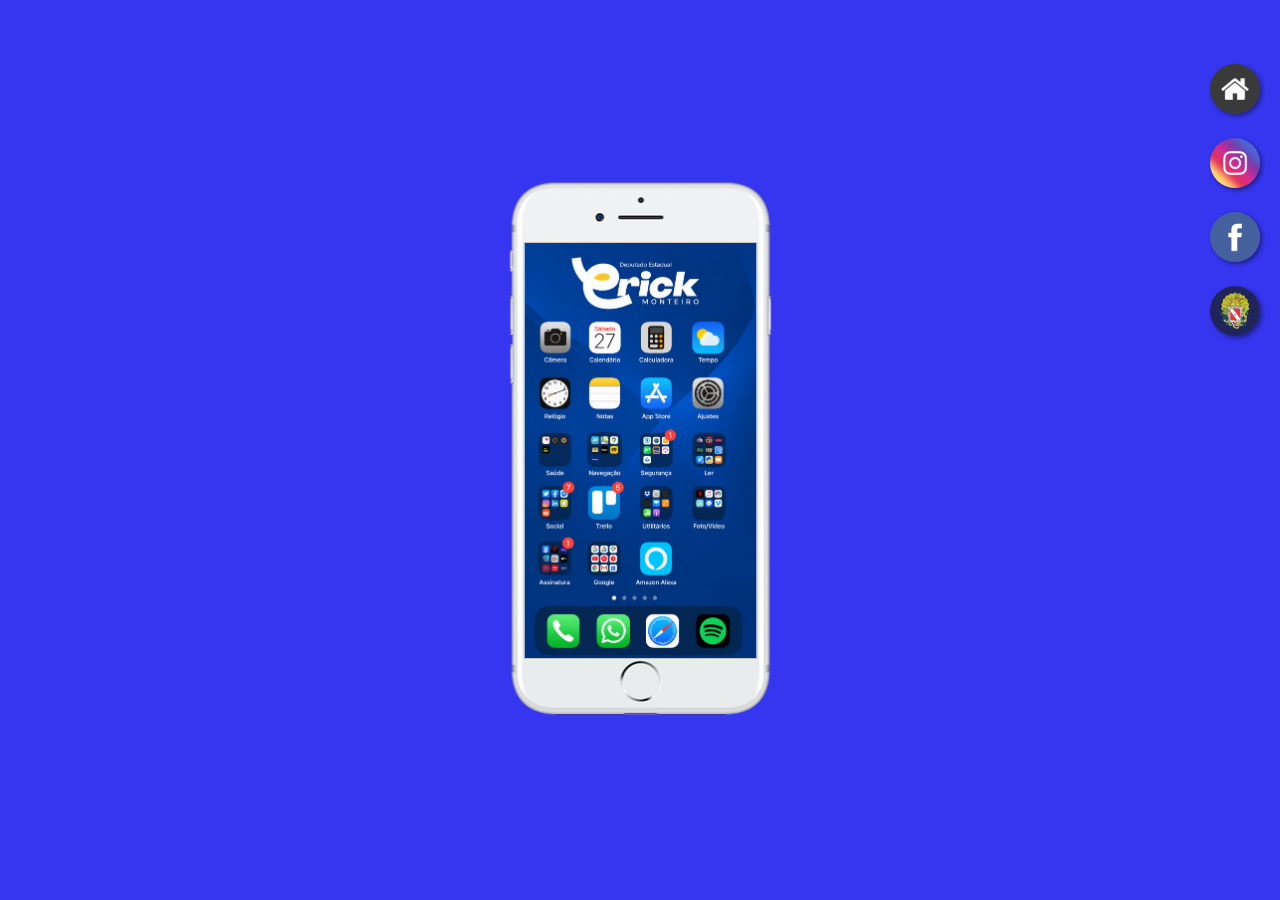
<file: index.html>
<!DOCTYPE html>
<html lang="pt-br">
<head>
    <meta charset="UTF-8">
    <meta name="viewport" content="width=device-width, initial-scale=1.0">
    <title>Erick Monteiro midias sociais</title>
    
    <link rel="stylesheet" href="estilo/style.css">
</head>


<body>
    <section id="telefone">
       <iframe src="tela-home.html" frameborder="0" name="tela" id="tela">Seu navegador não é compativel com isso</iframe>
    </section>
    <section id="rede-social">
        <br>
        <br>
        <br>
        <a href="tela-home.html" target="tela"><img src="imagens/logo-home.jpg" alt=""></a> <br>
        
        <a href="instagram.html" target="tela"><img src="imagens/logo-instagram.jpg" alt=""></a> <br> 

        <a href="facebook.html" target="tela"><img src="imagens/logo-facebook.jpg" alt=""></a> <br>

        <a href="github.html" target="tela"> <img src="imagens/assembleia.jpg" alt=""></a>
        
        
        
    </section>
</body>
</html>
</file>
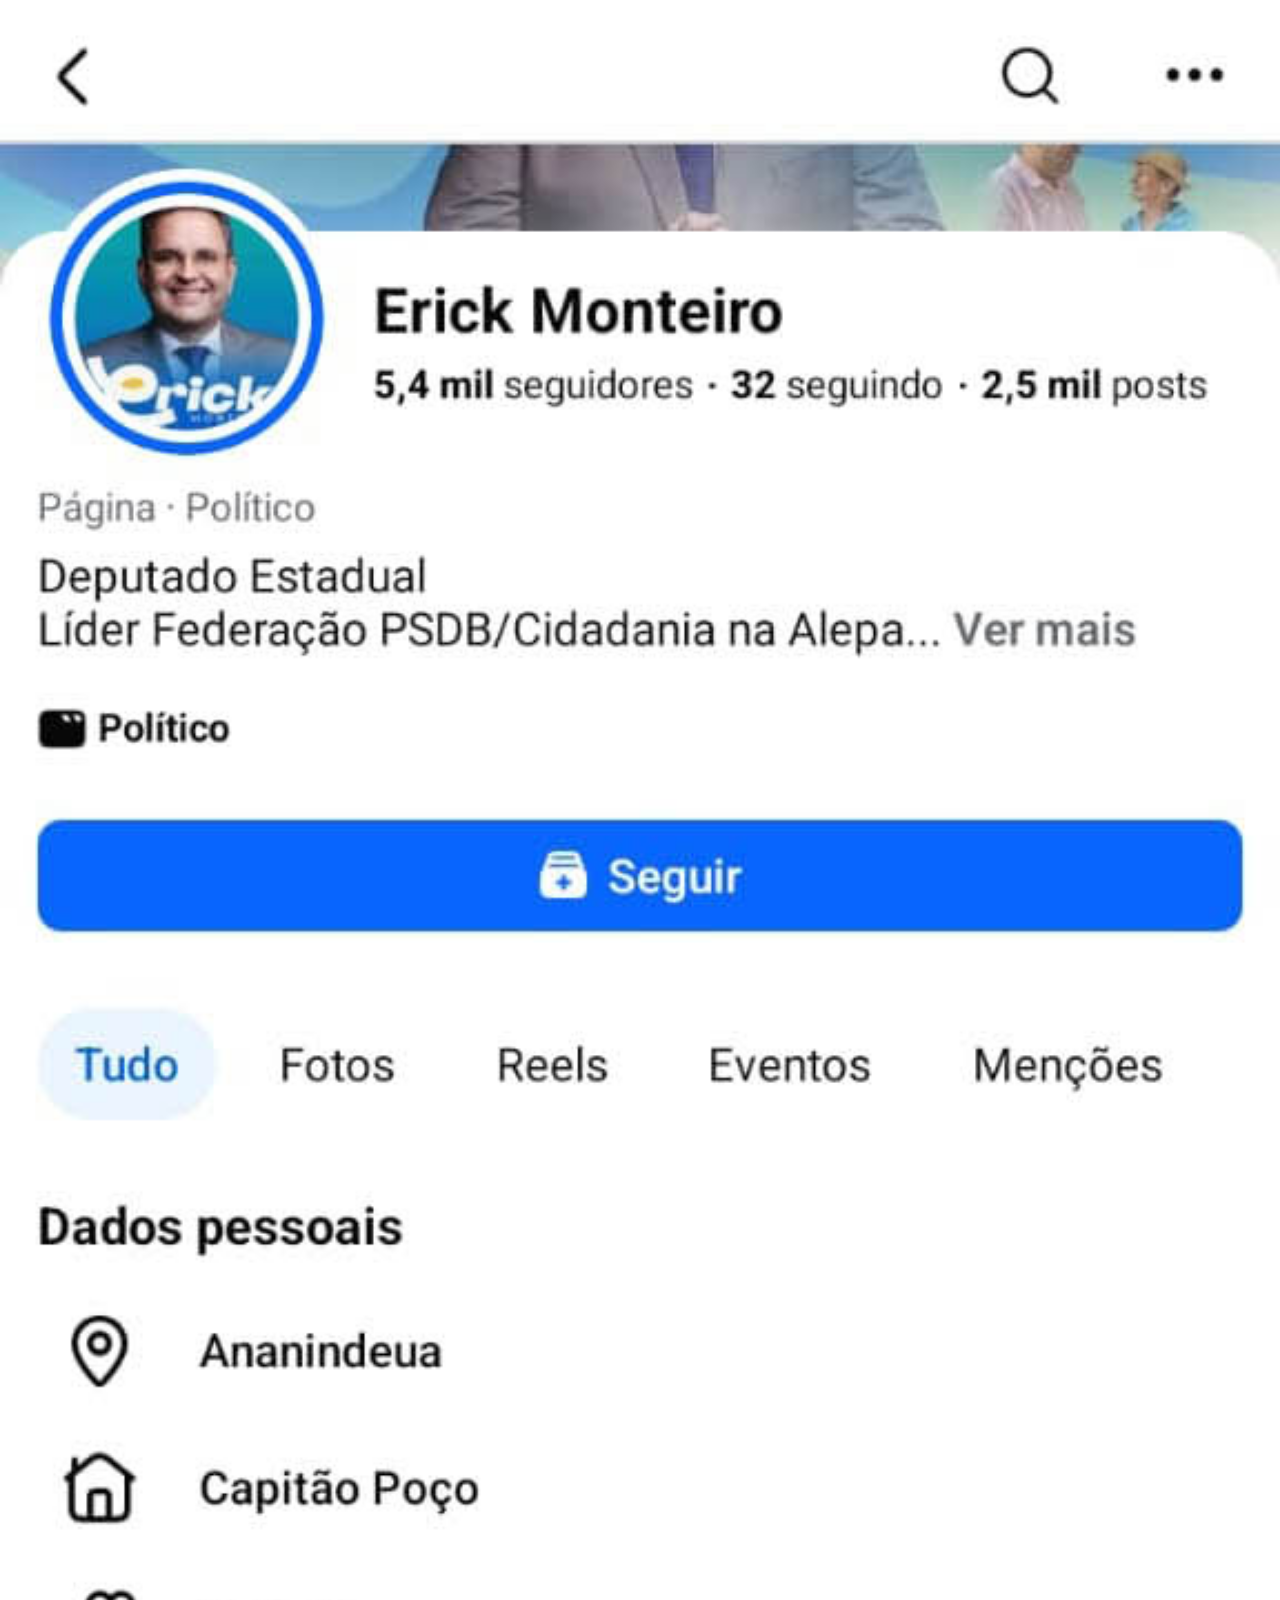
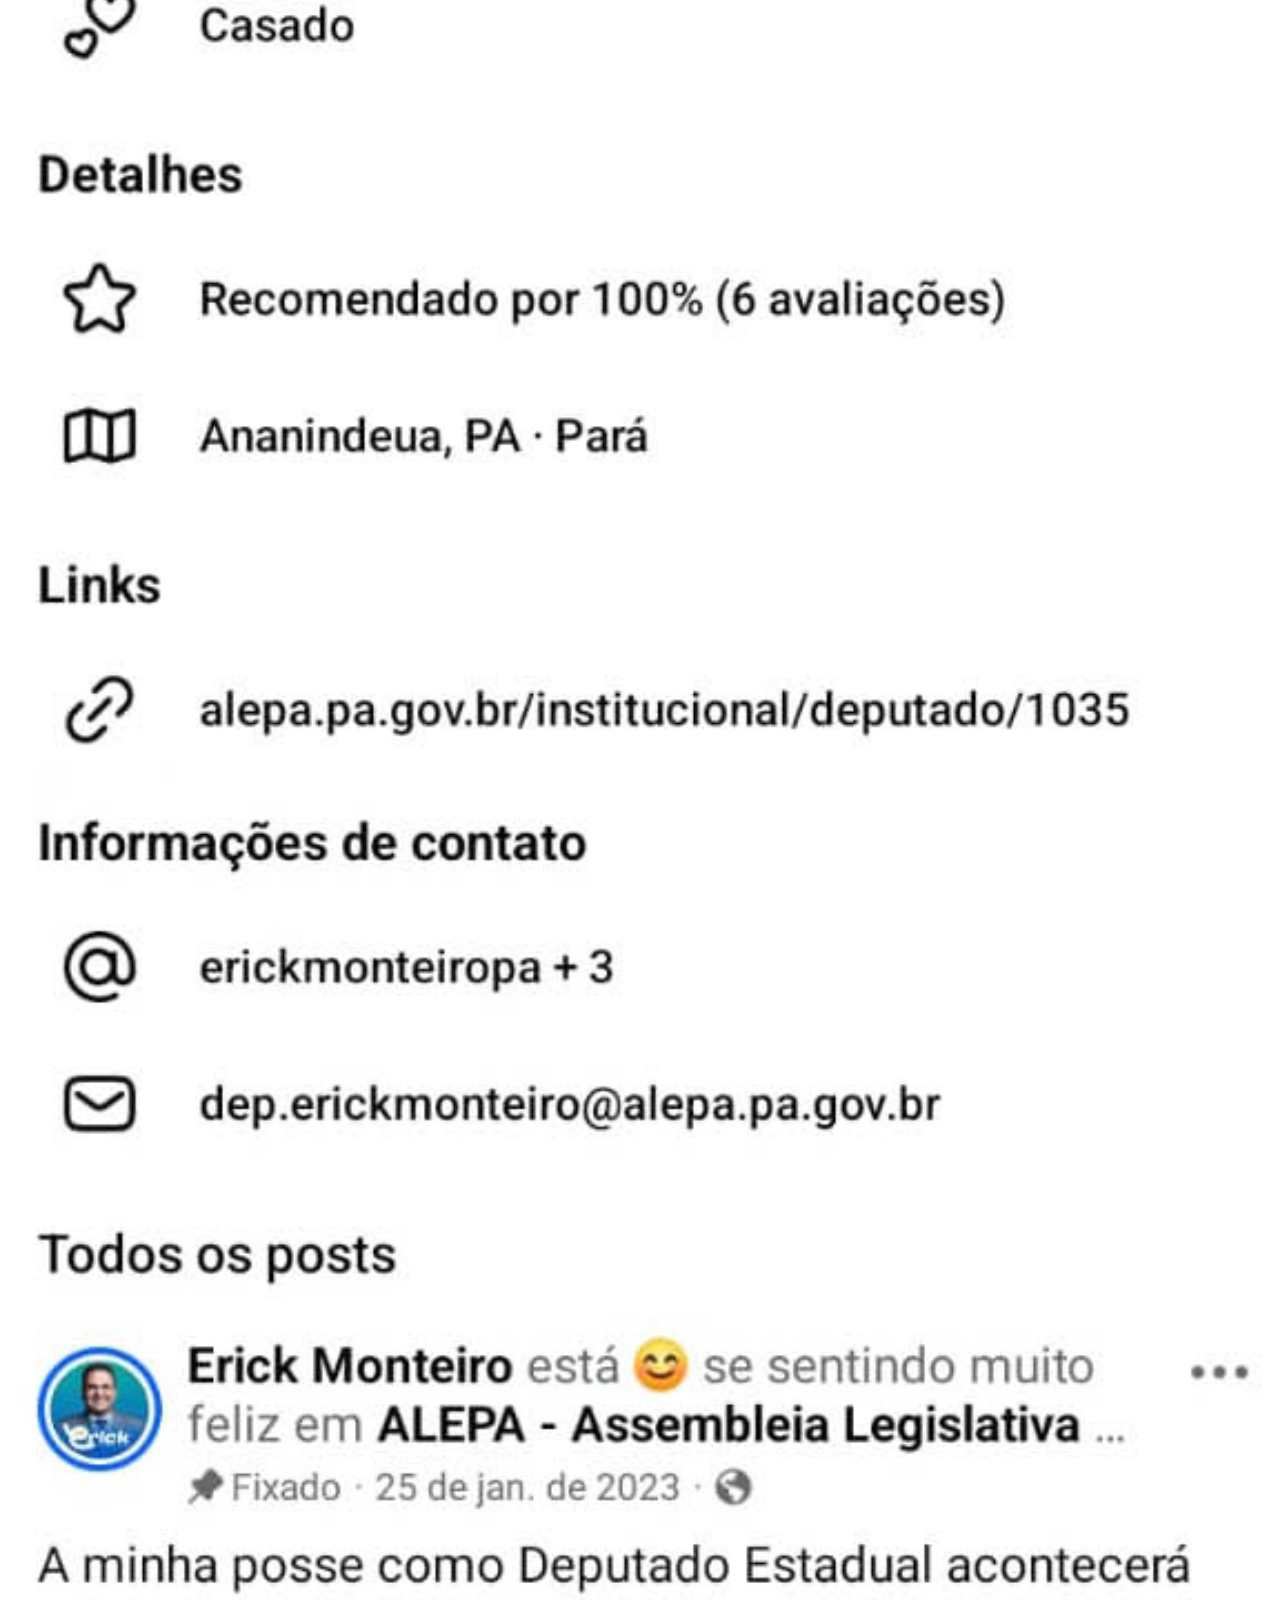
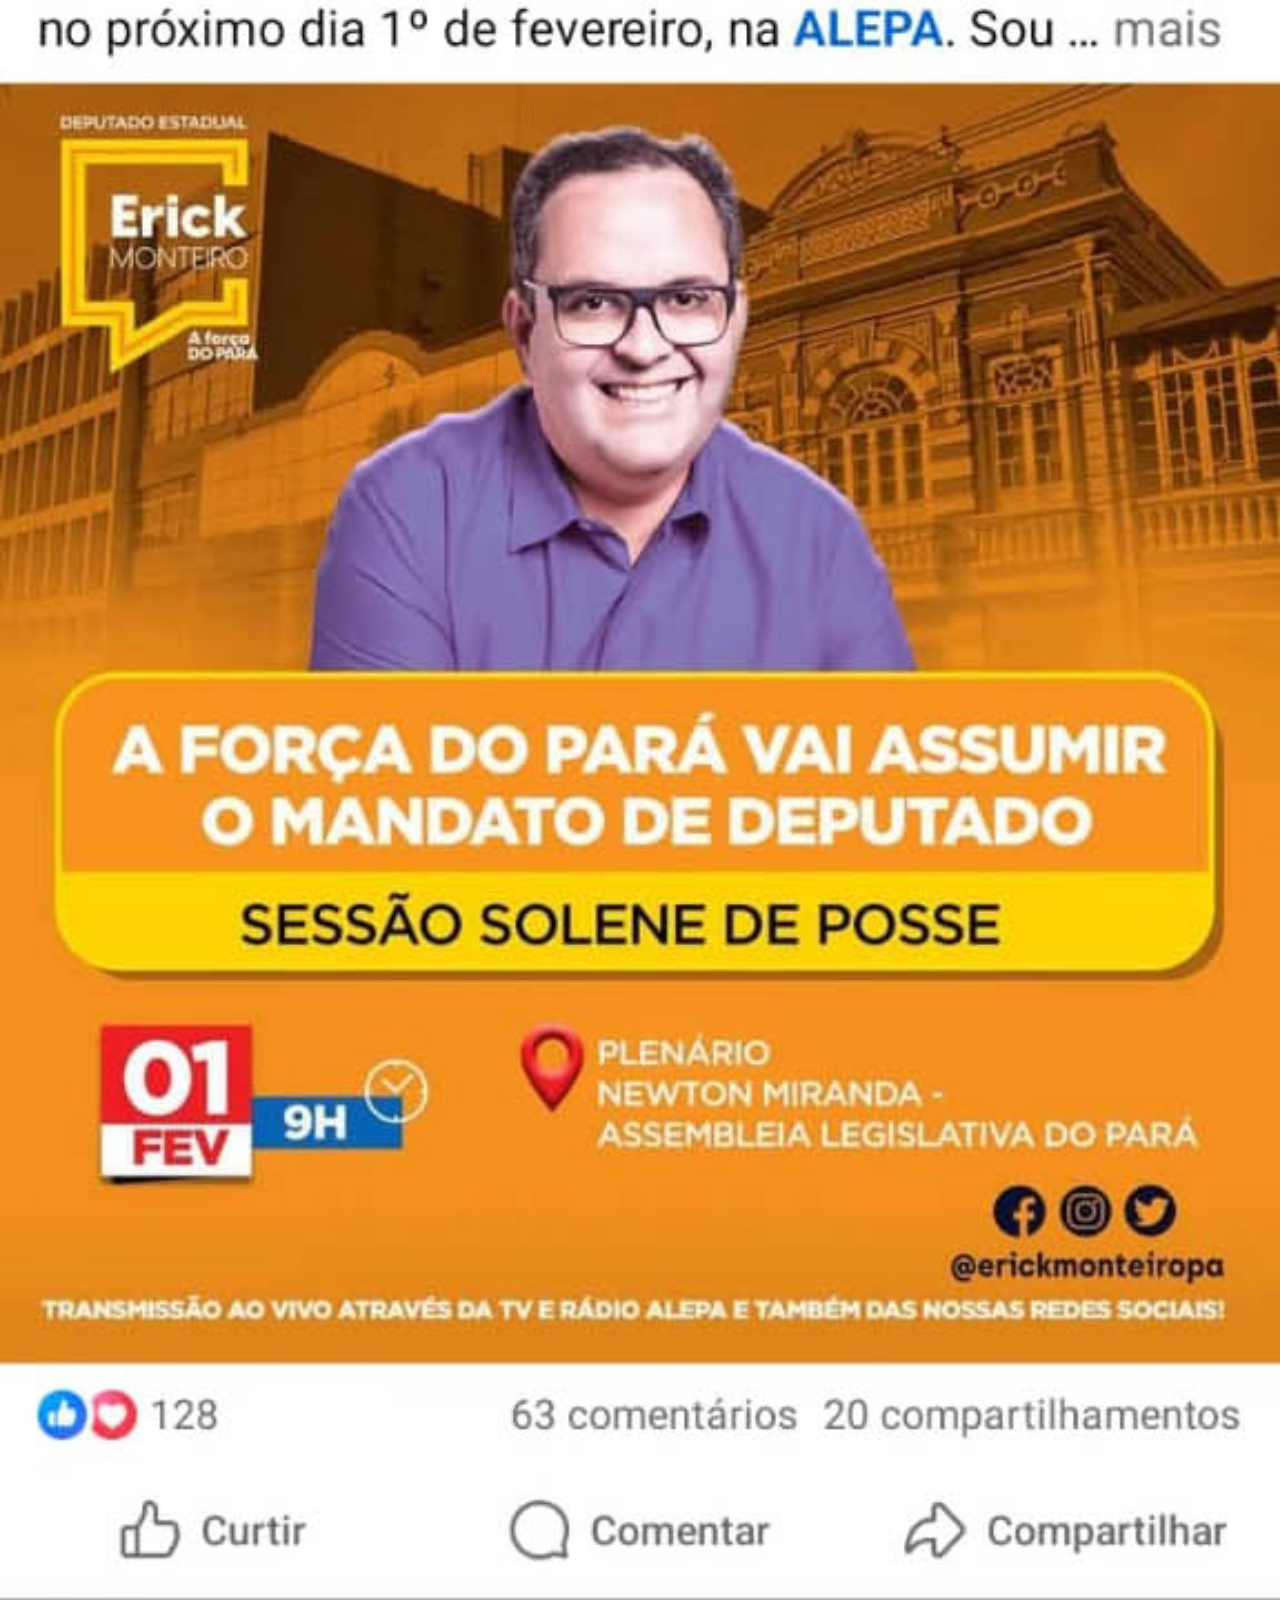
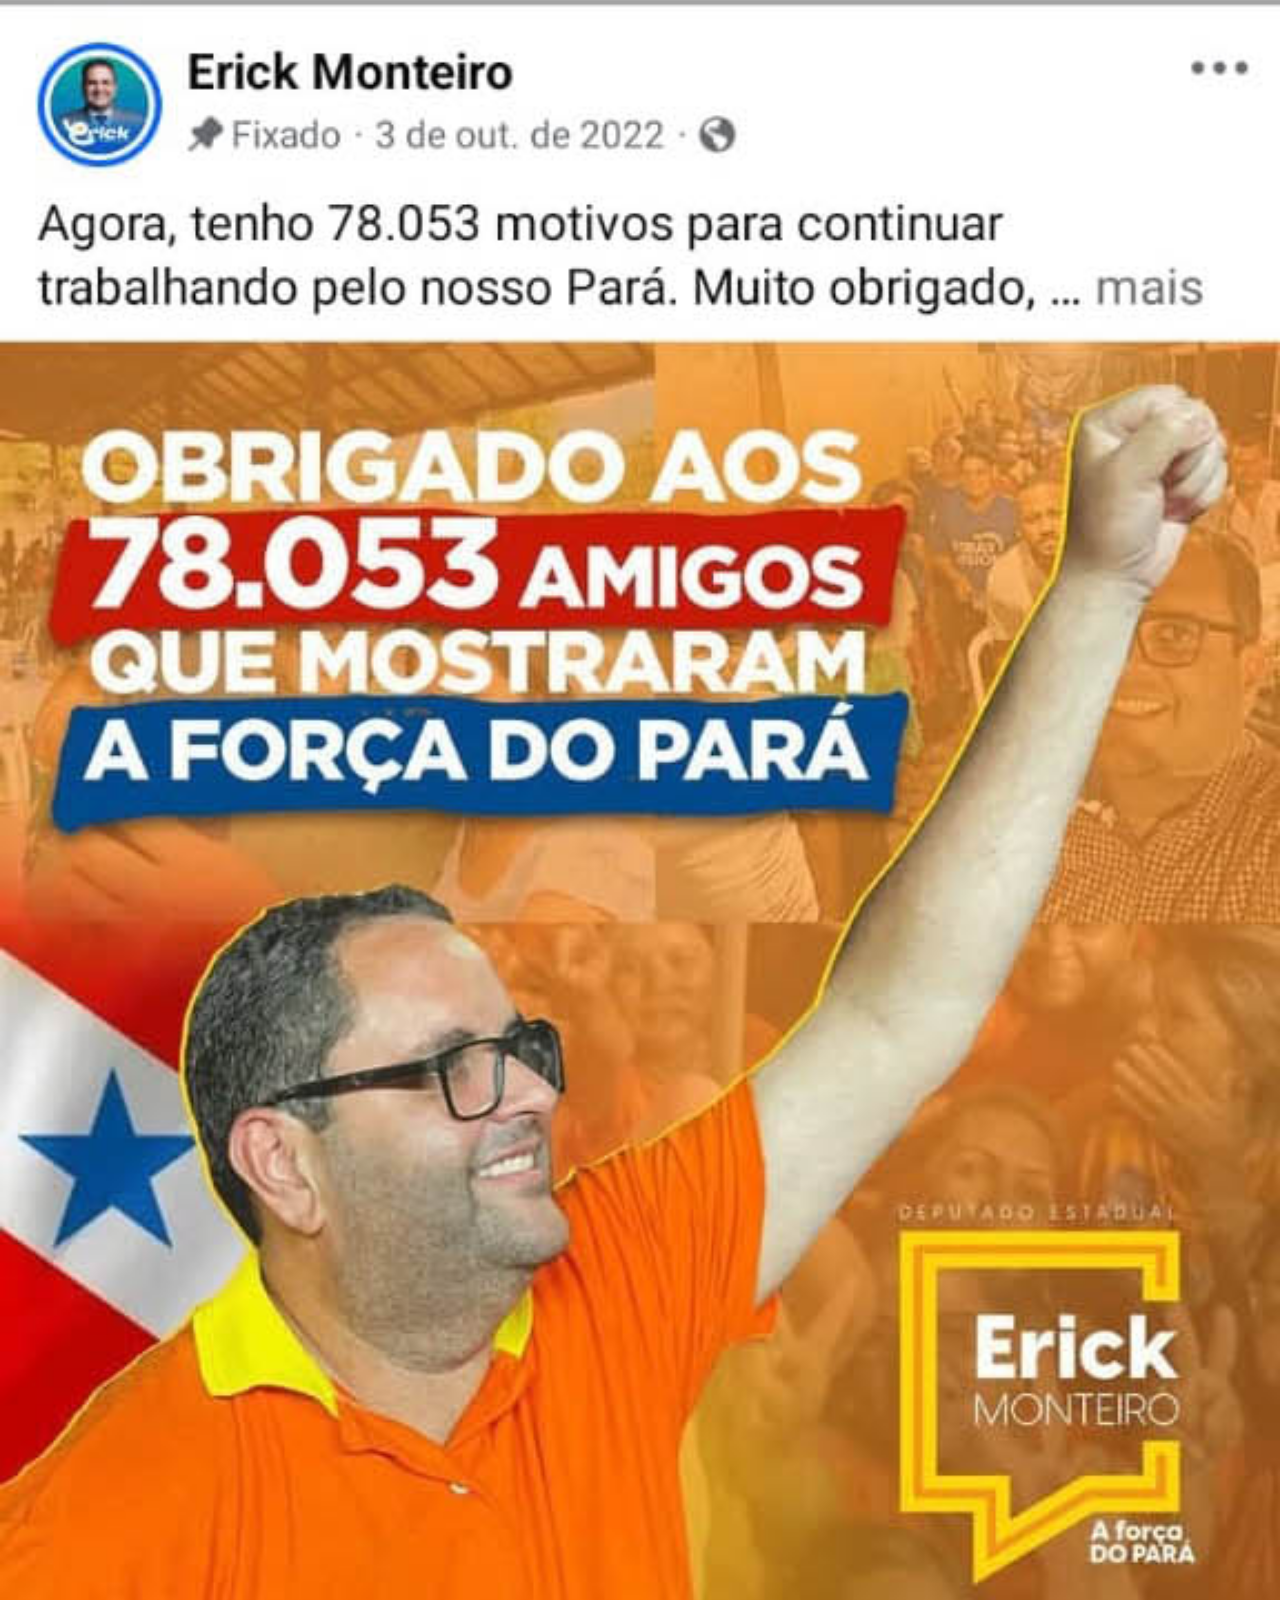
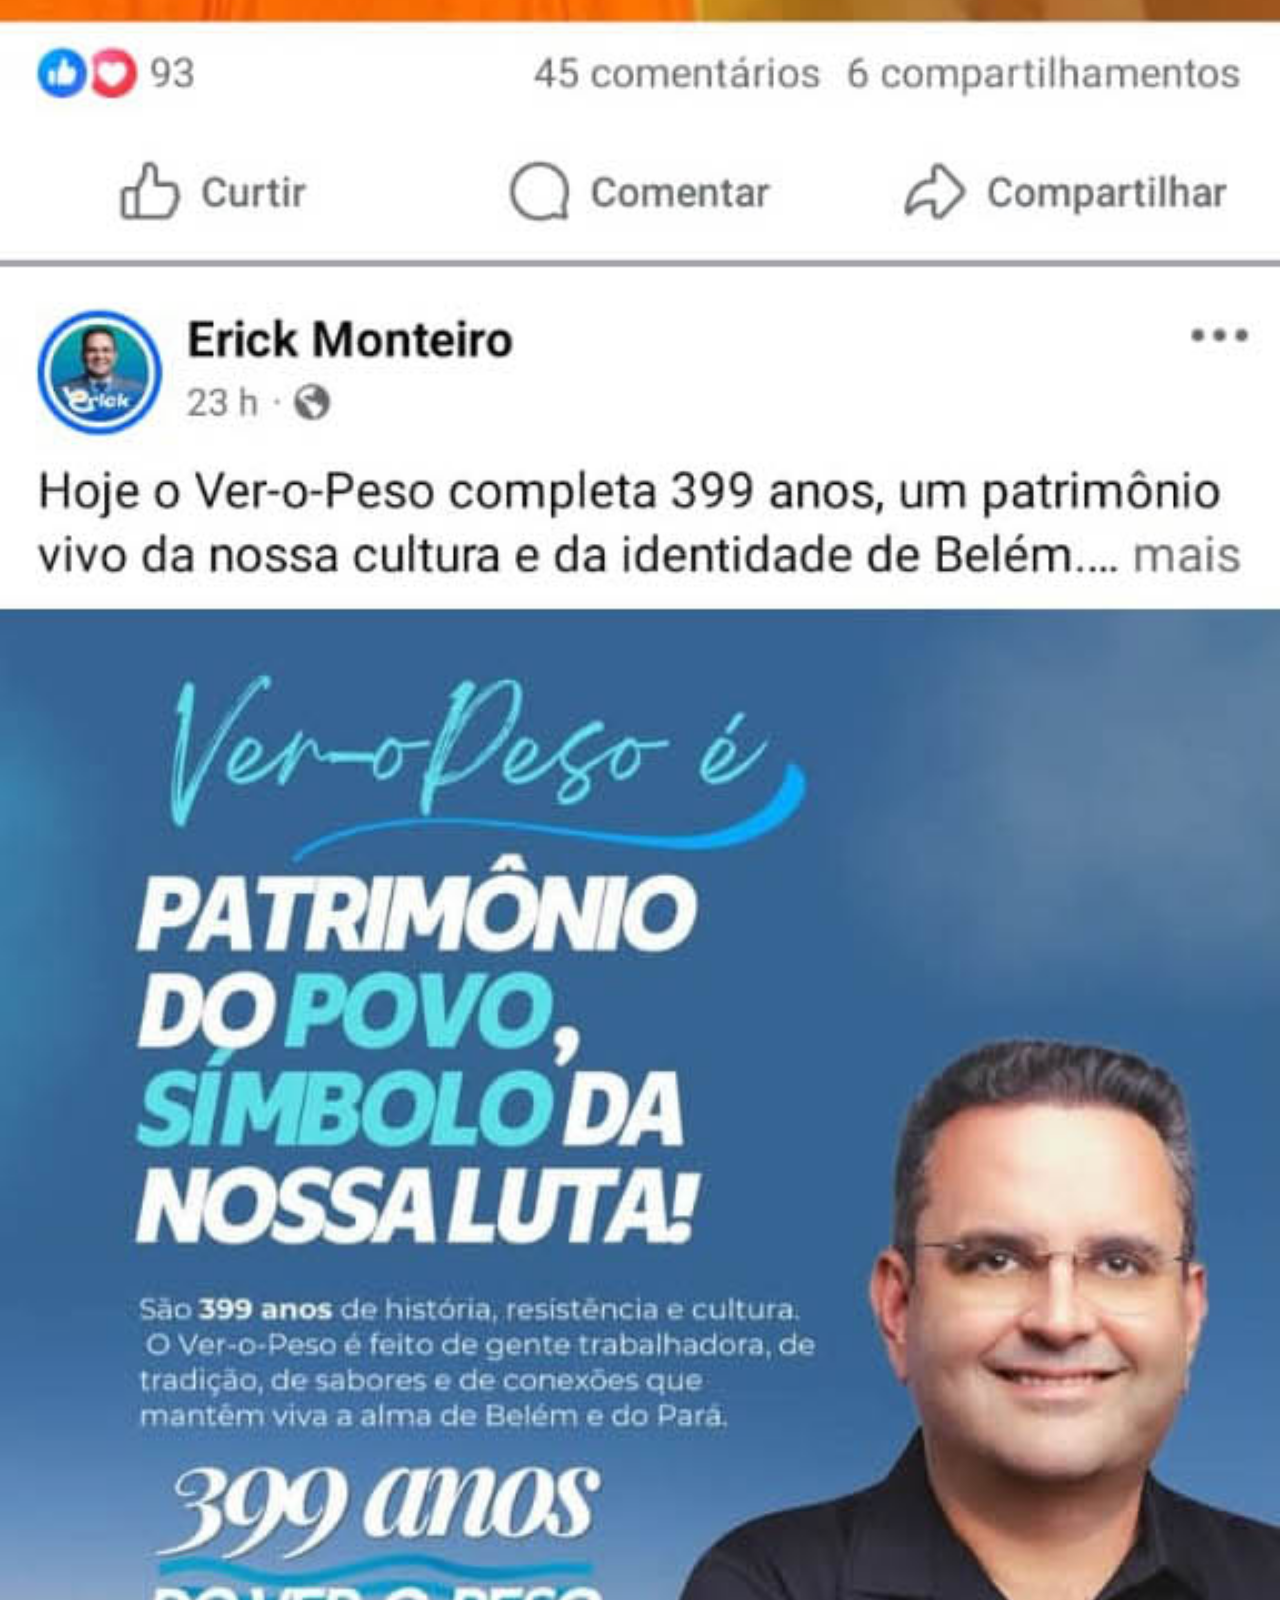
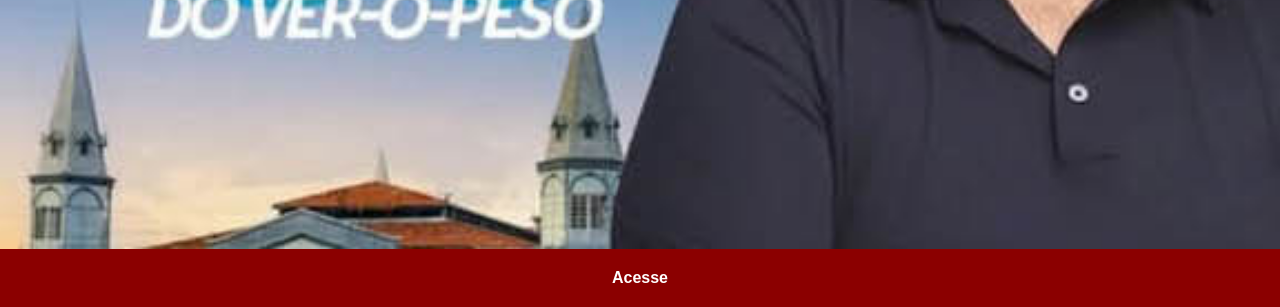
<file: facebook.html>
<!DOCTYPE html>
<html lang="pt-br">
<head>
    <meta charset="UTF-8">
    <meta name="viewport" content="width=device-width, initial-scale=1.0">
    <title>tela facebook</title>
    <link rel="stylesheet" href="estilo/social.css">
</head>
<body style="background-color: white;">
    <img src="imagens/erick-face.jpg" alt="tela facebook">
    <a href="https://www.facebook.com/deputadoerickmonteiro/" target="_blank"> Acesse</a>
</body>
</html>
</file>
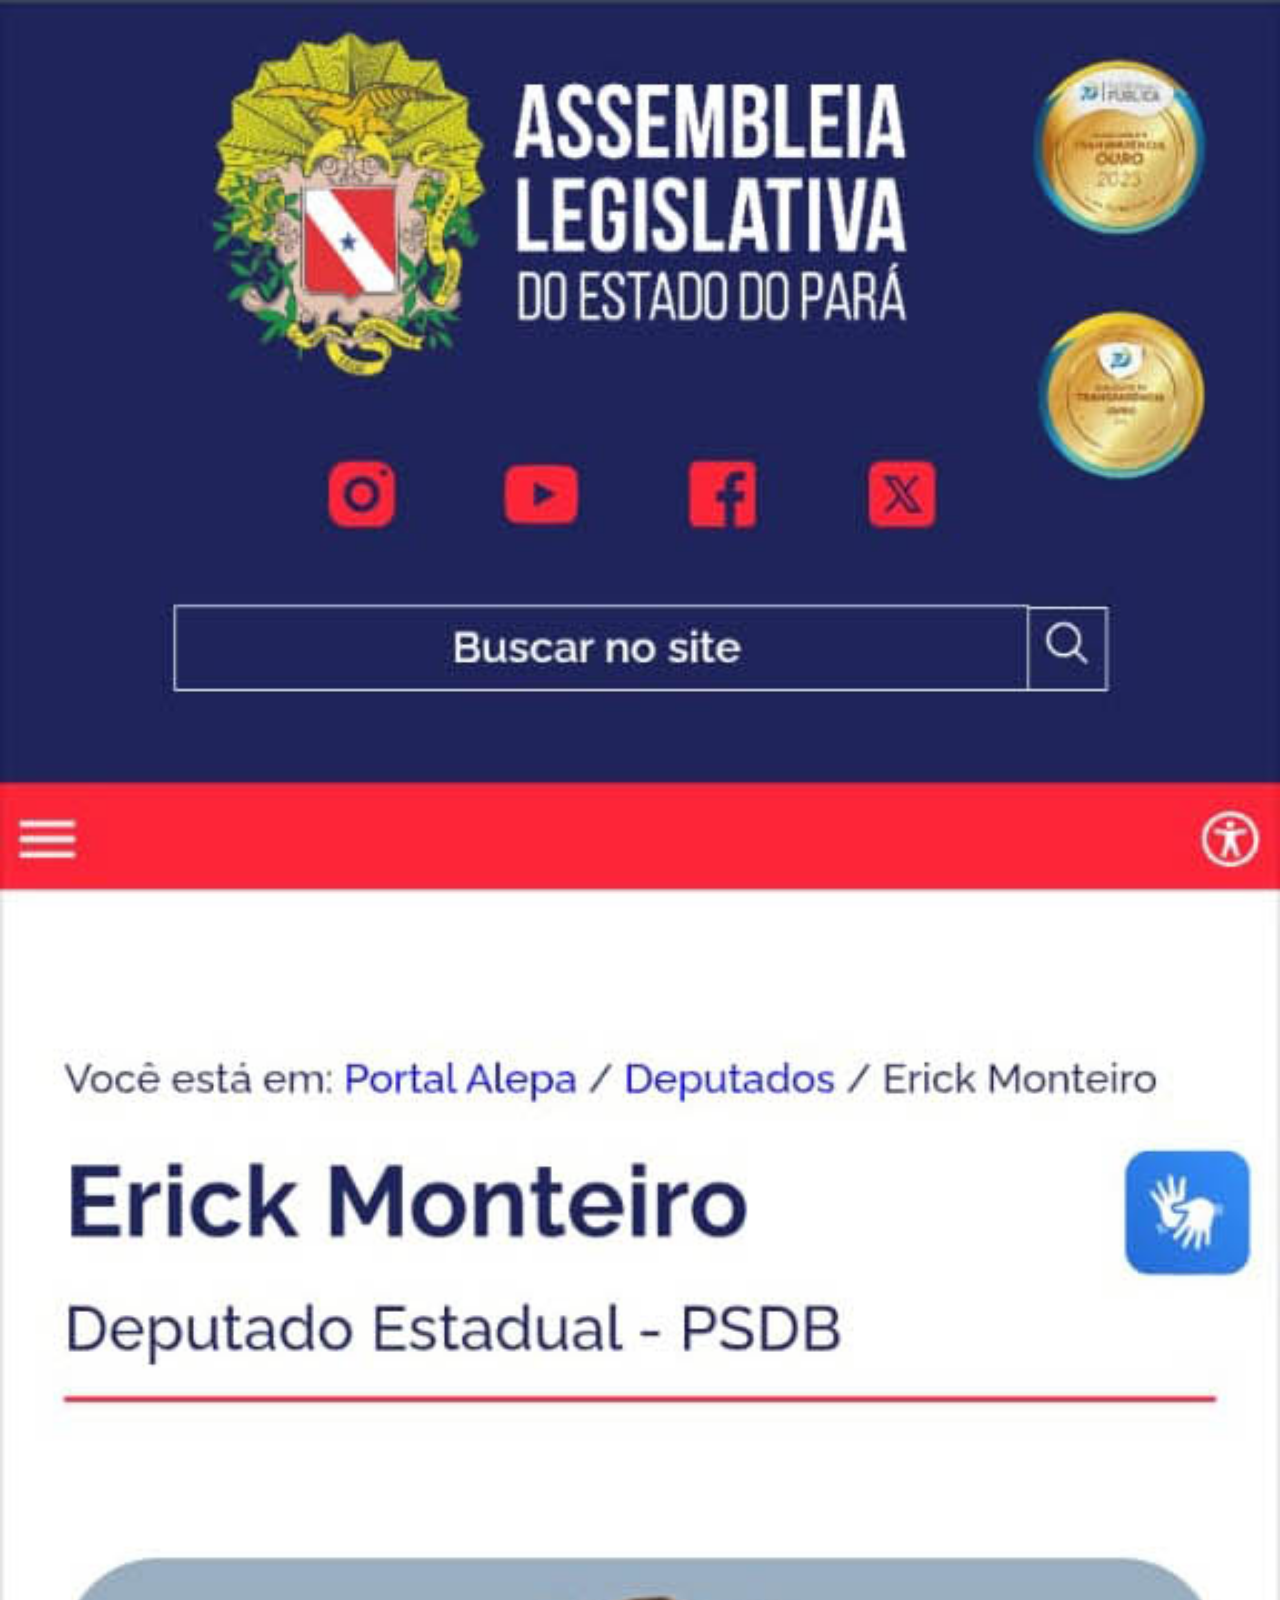
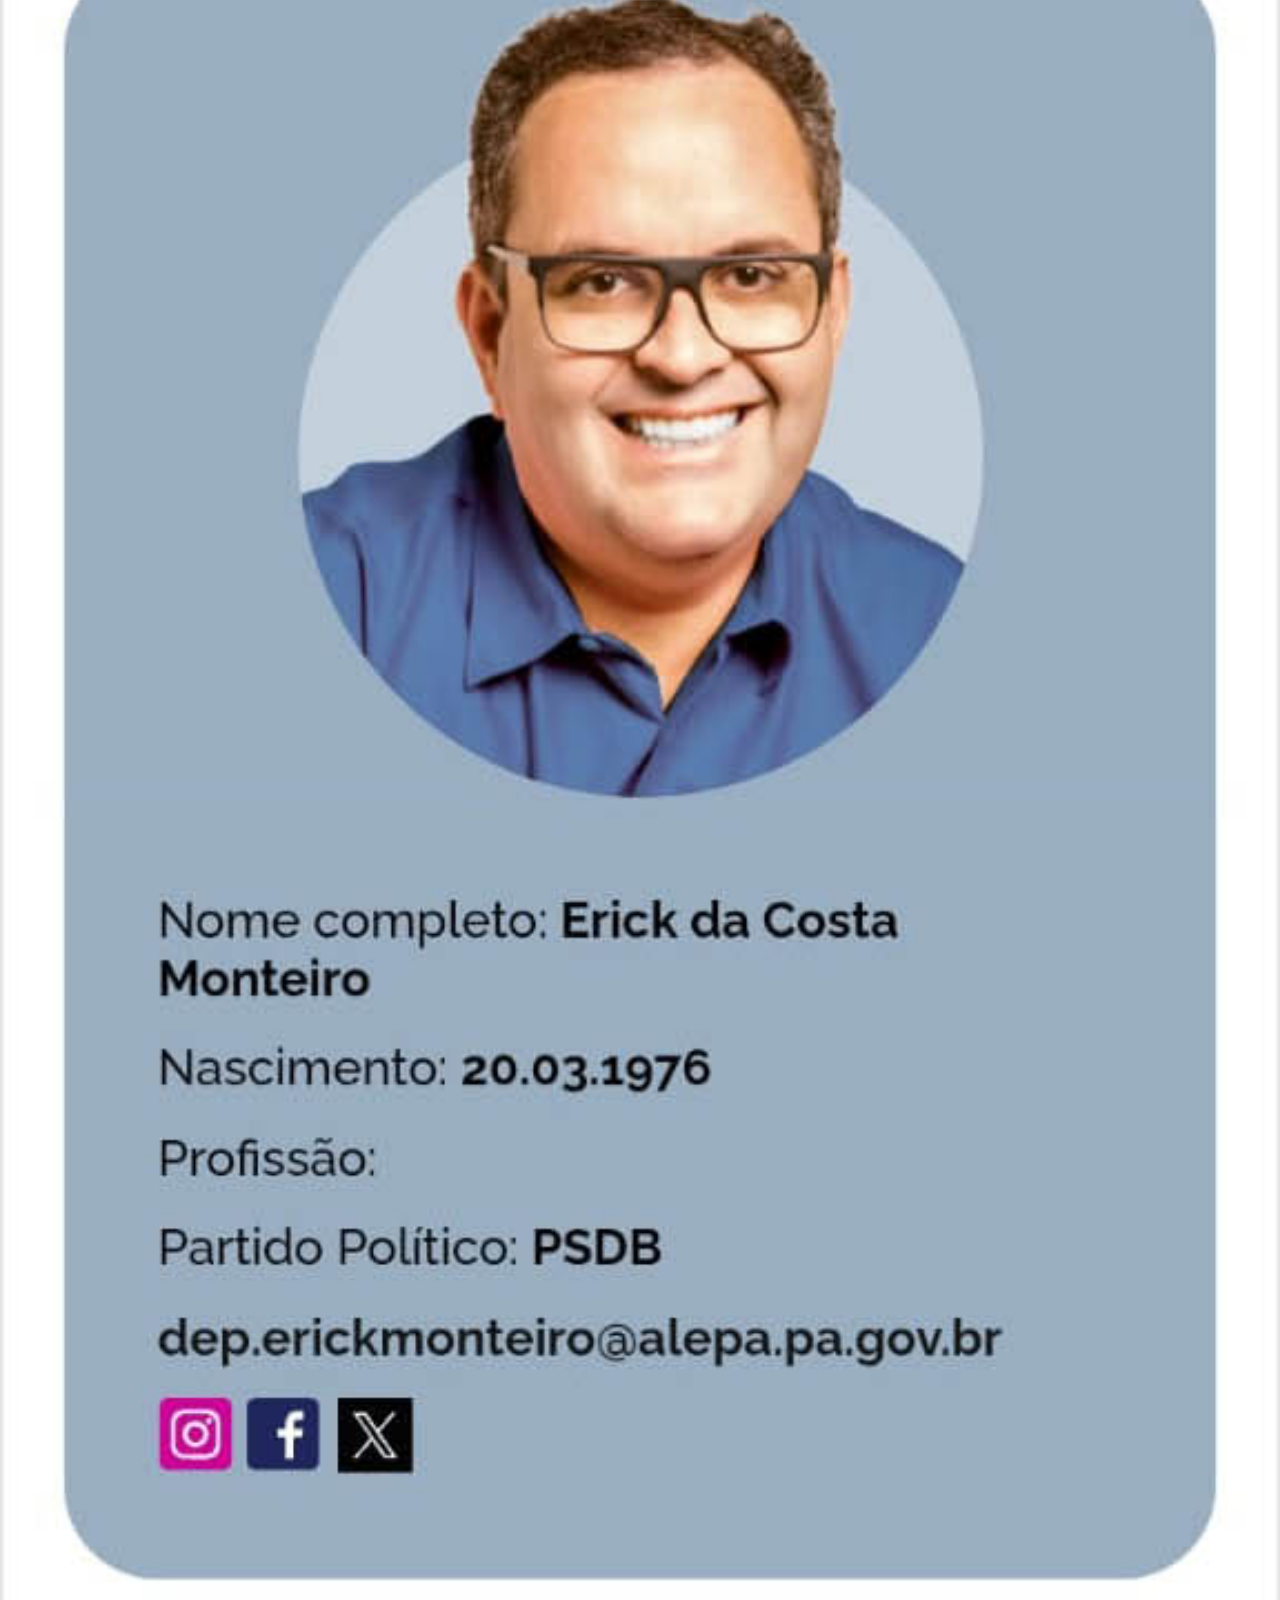
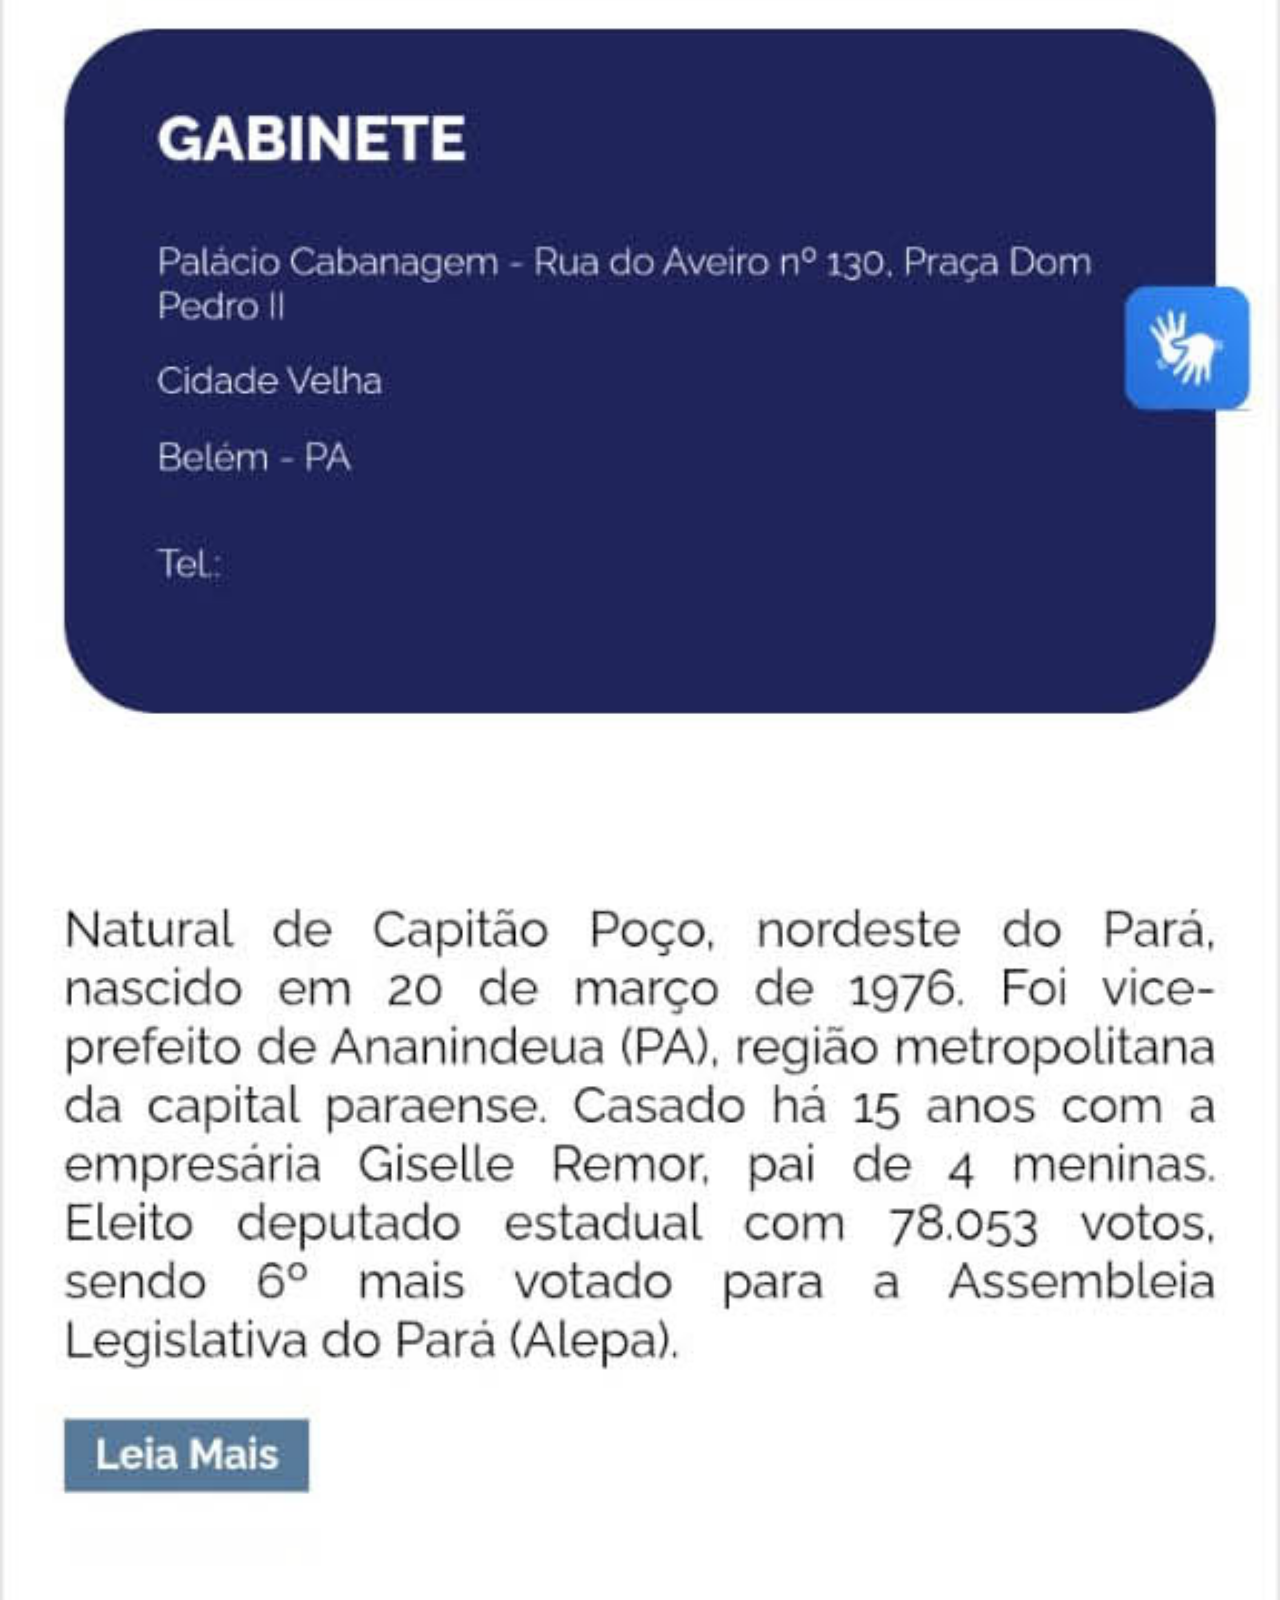
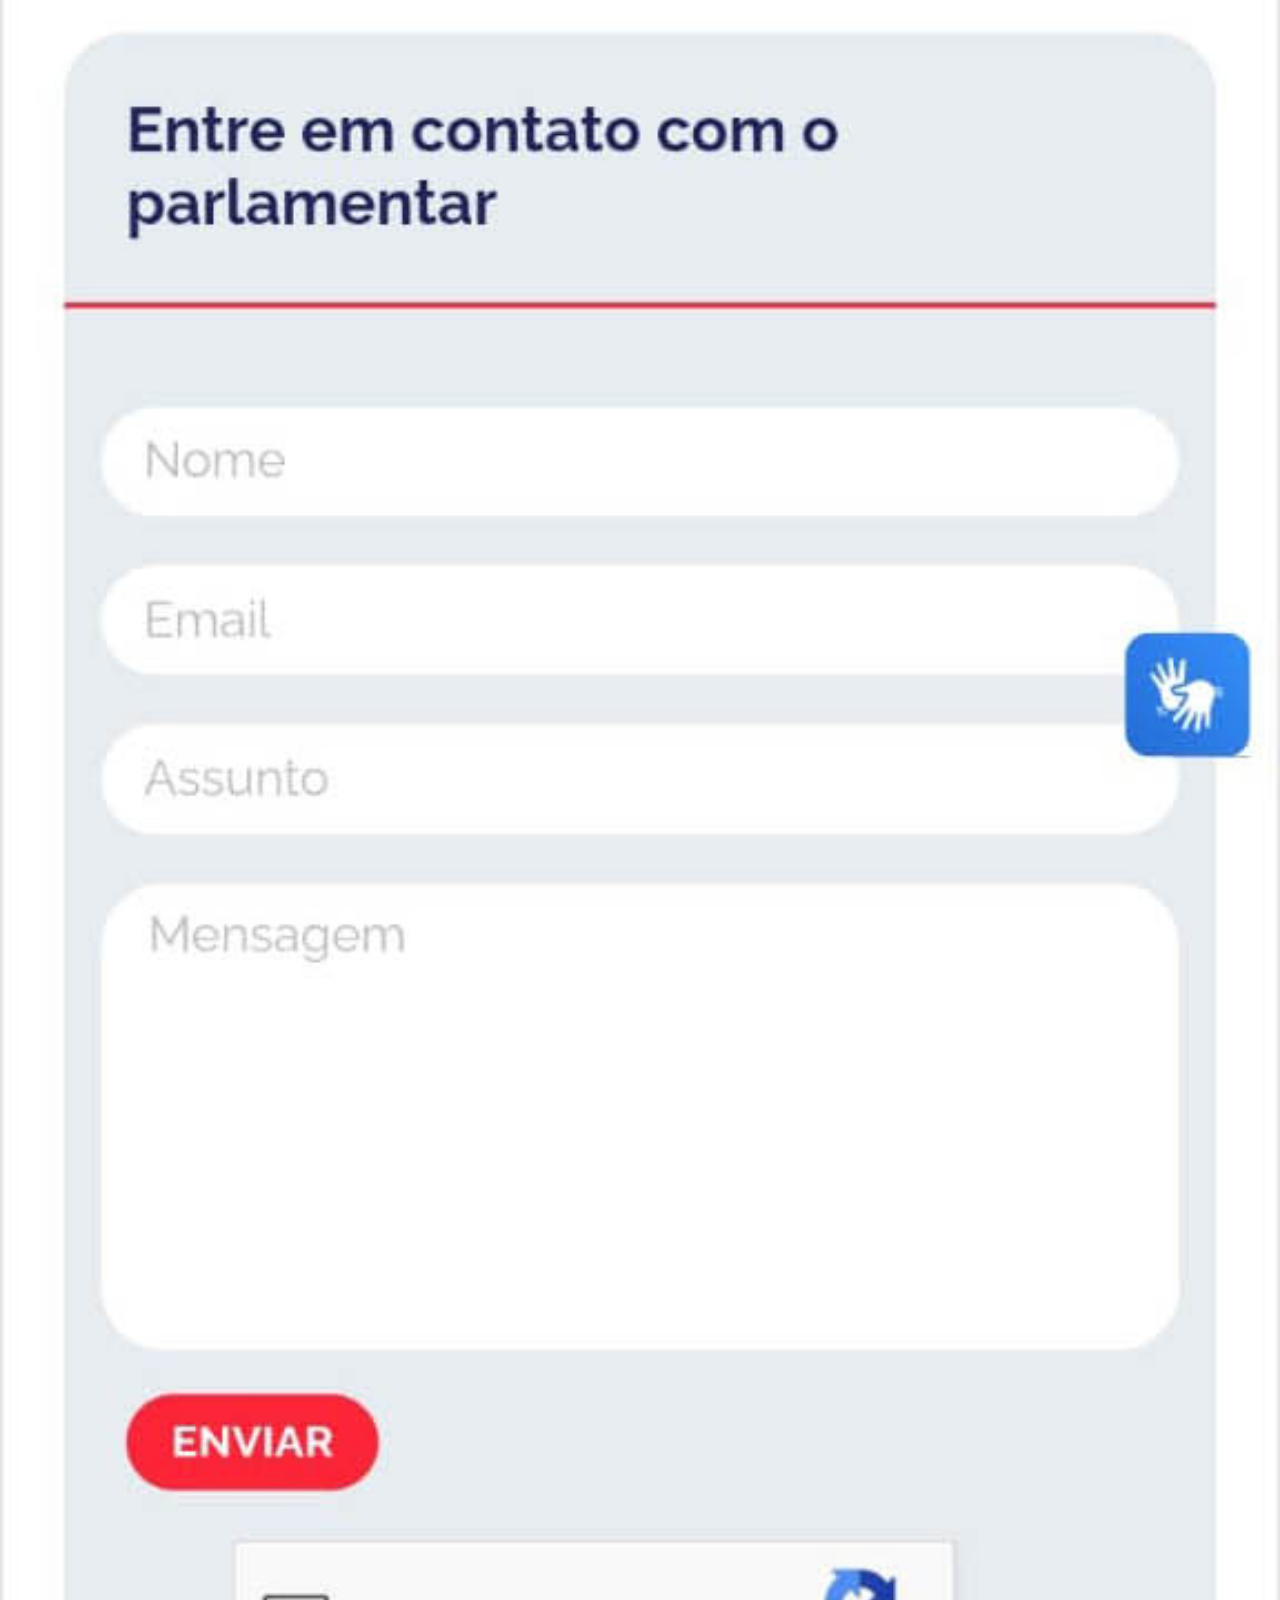
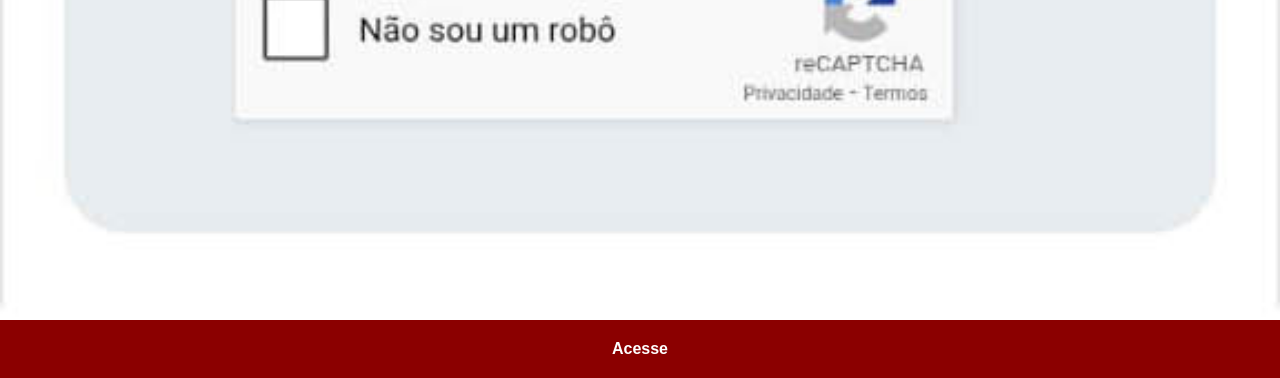
<file: github.html>
<!DOCTYPE html>
<html lang="en">
<head>
    <meta charset="UTF-8">
    <meta name="viewport" content="width=device-width, initial-scale=1.0">
    <title>Github</title>
    <link rel="stylesheet" href="estilo/social.css">
</head>
<body style="background-color: white;">
    <img src="imagens/erick-assembleia.jpg" alt="Github">
    <a href="https://www.alepa.pa.gov.br/Institucional/Deputado/1035" target="_blank">Acesse</a>
</body>
</html>
</file>
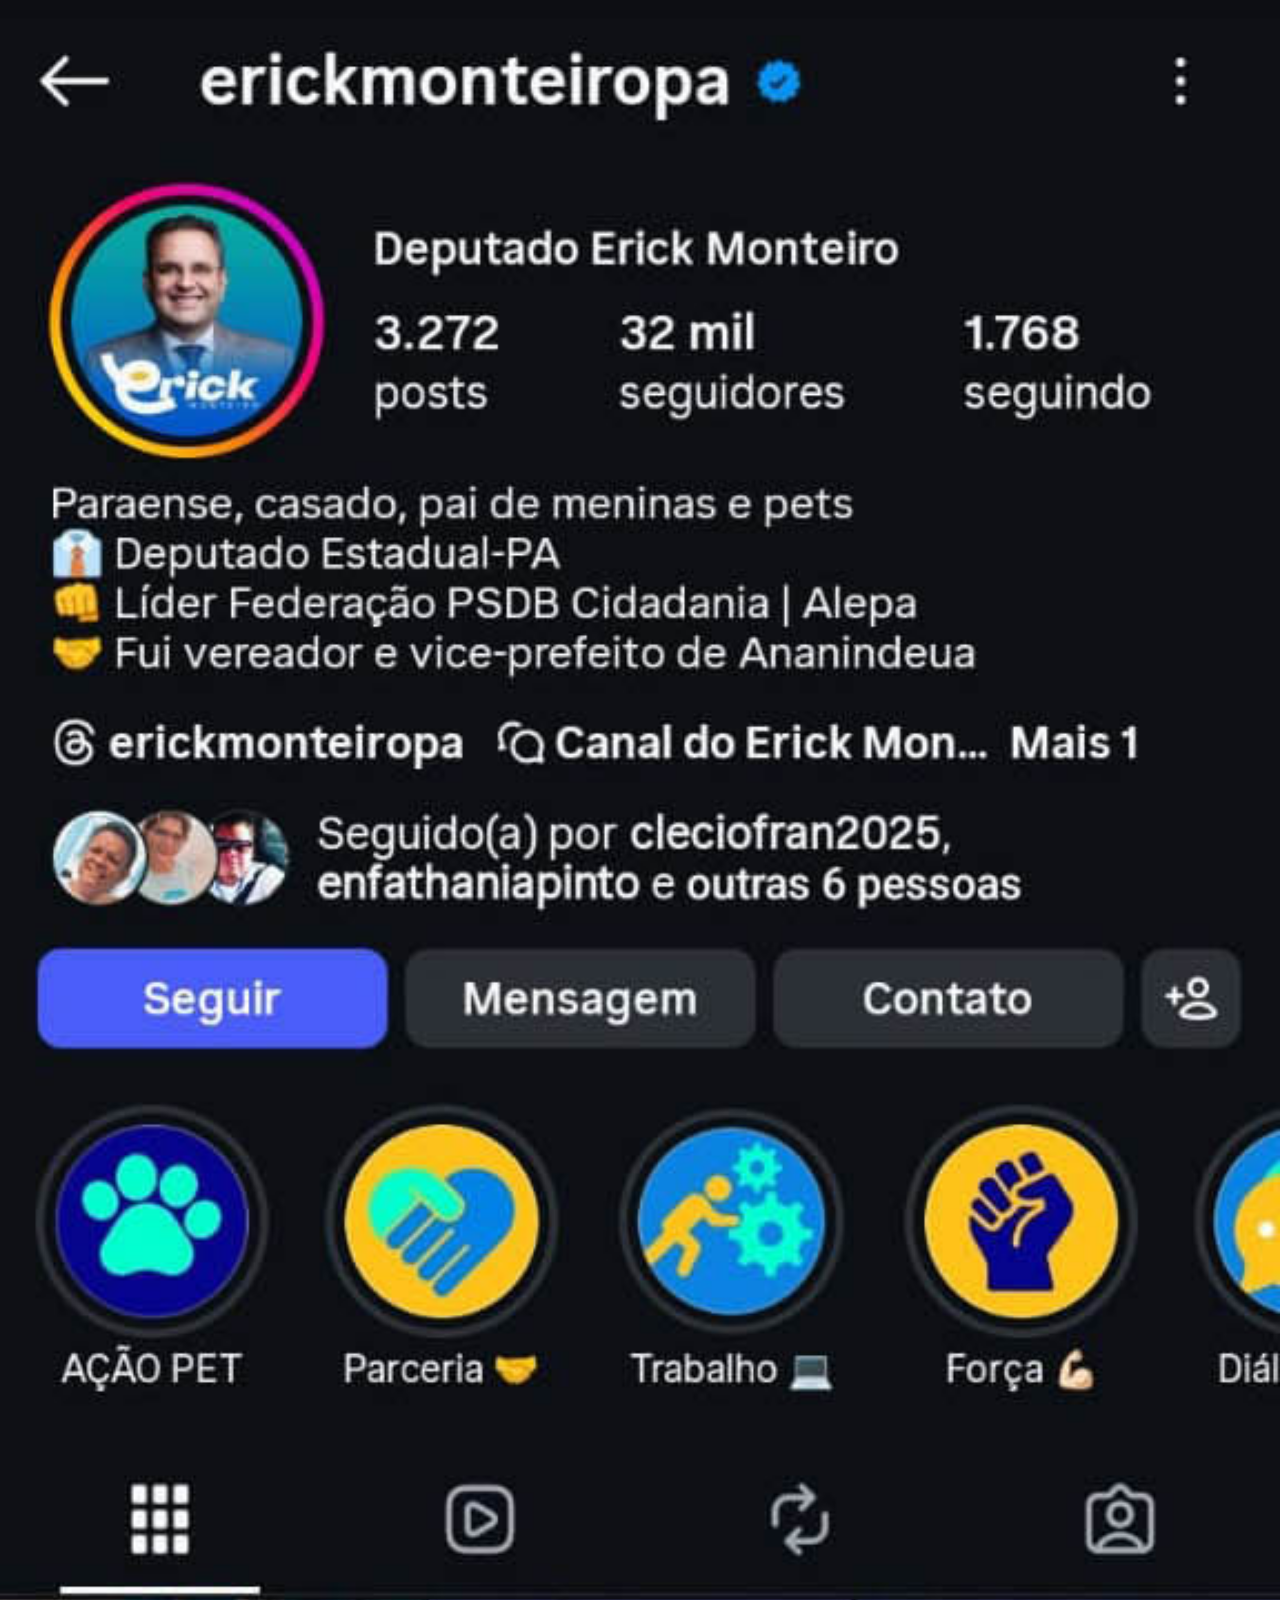
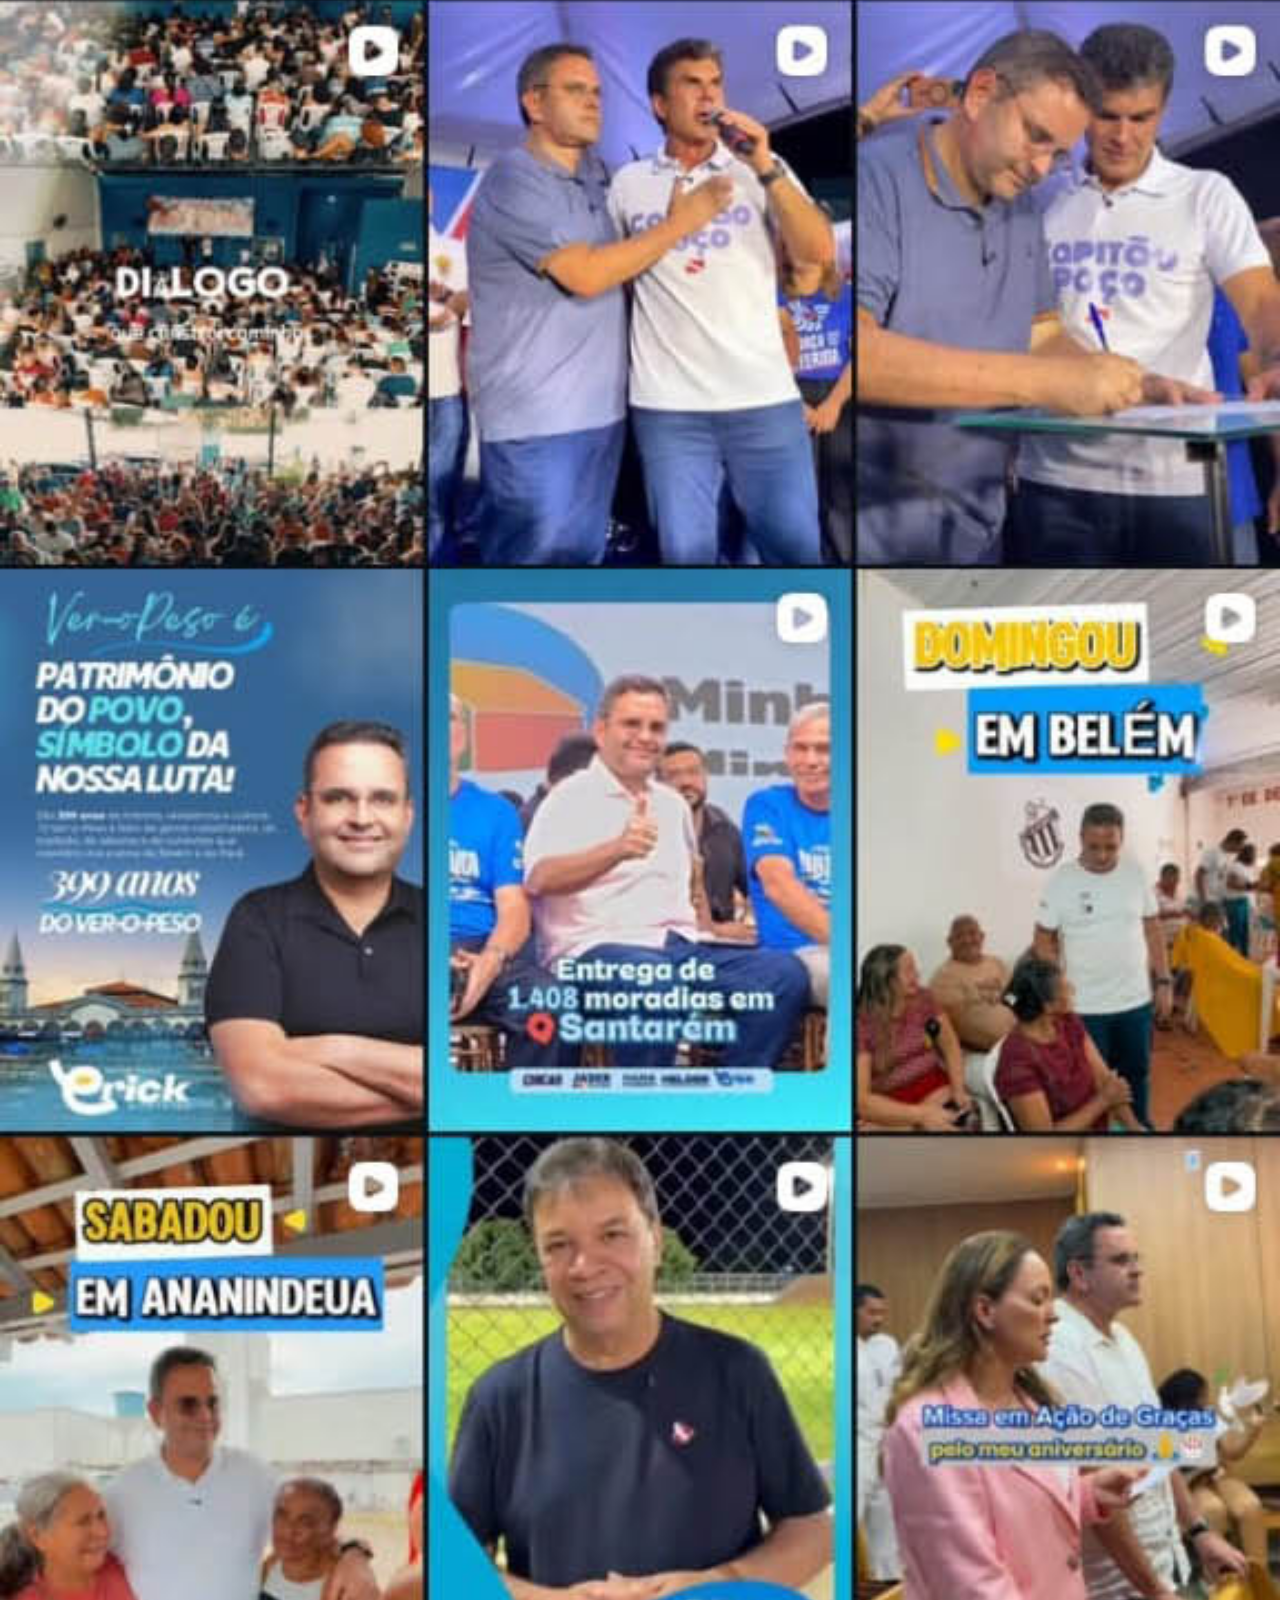
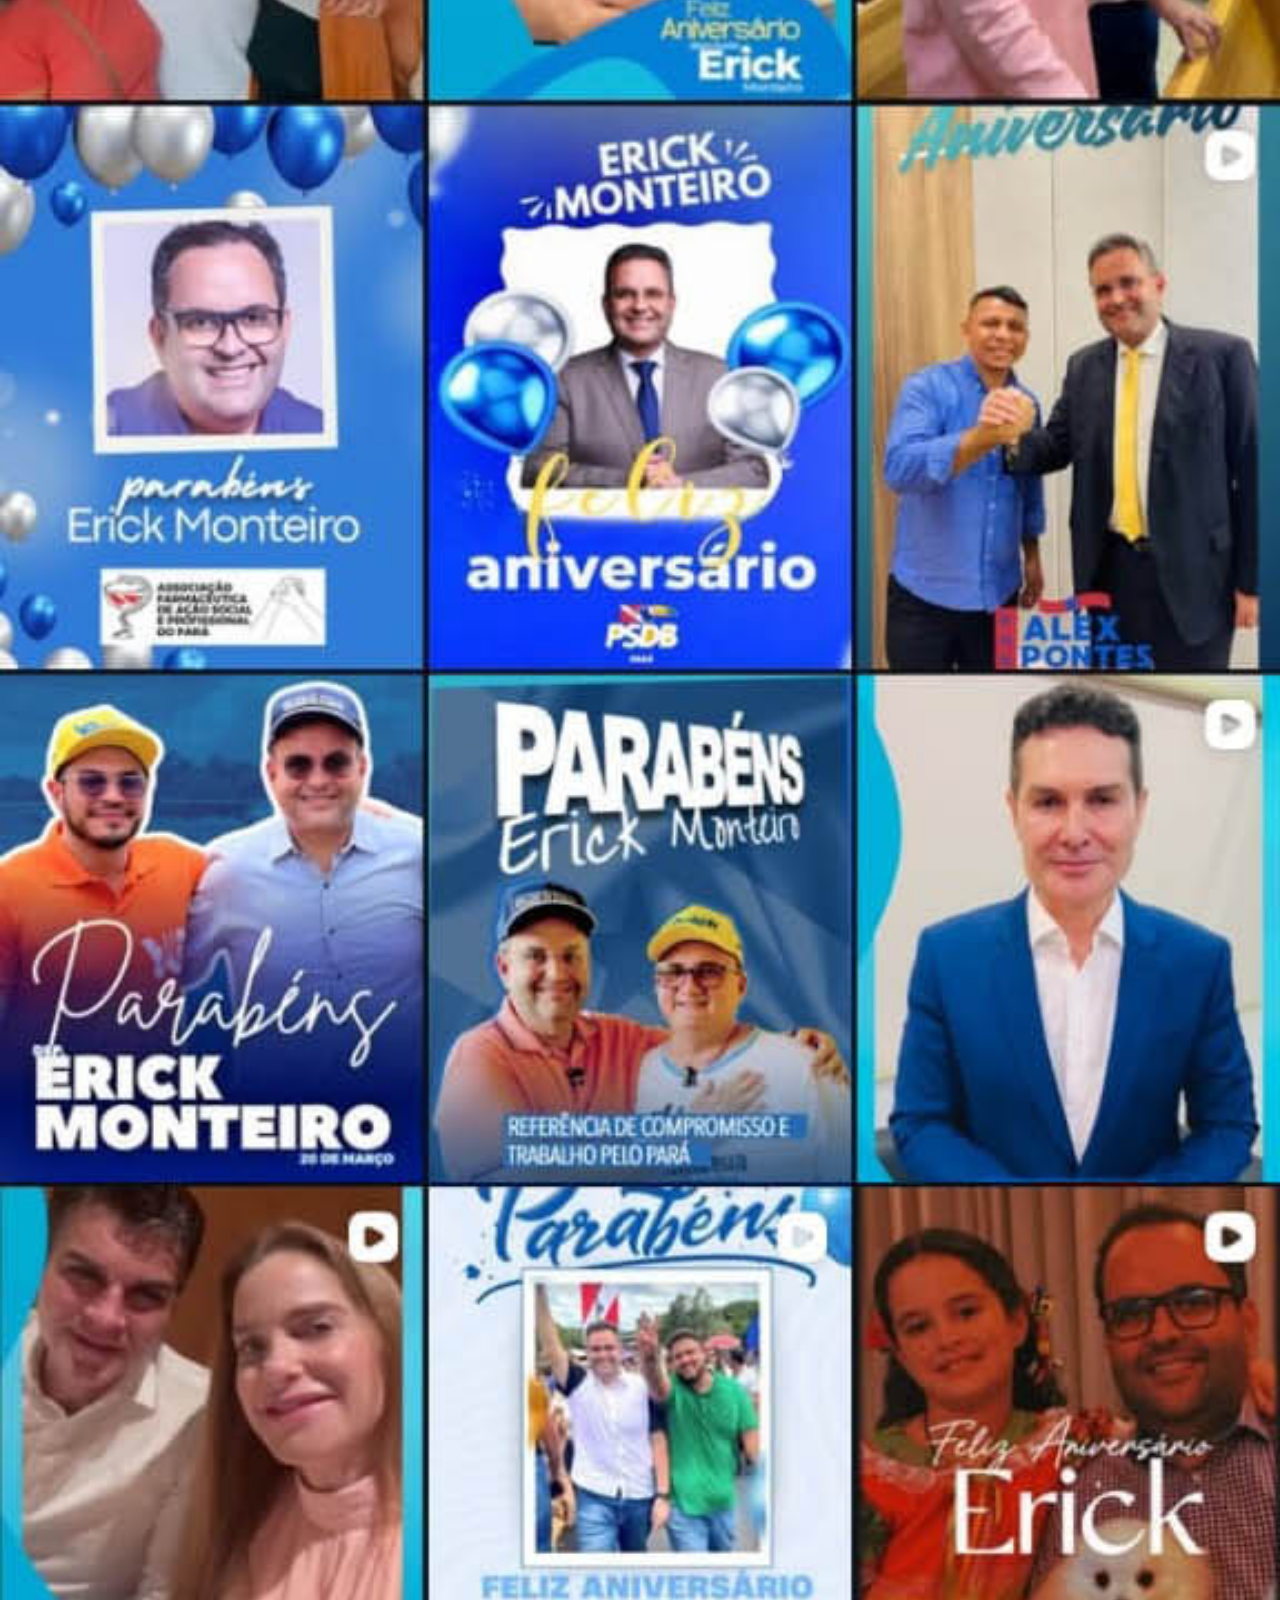
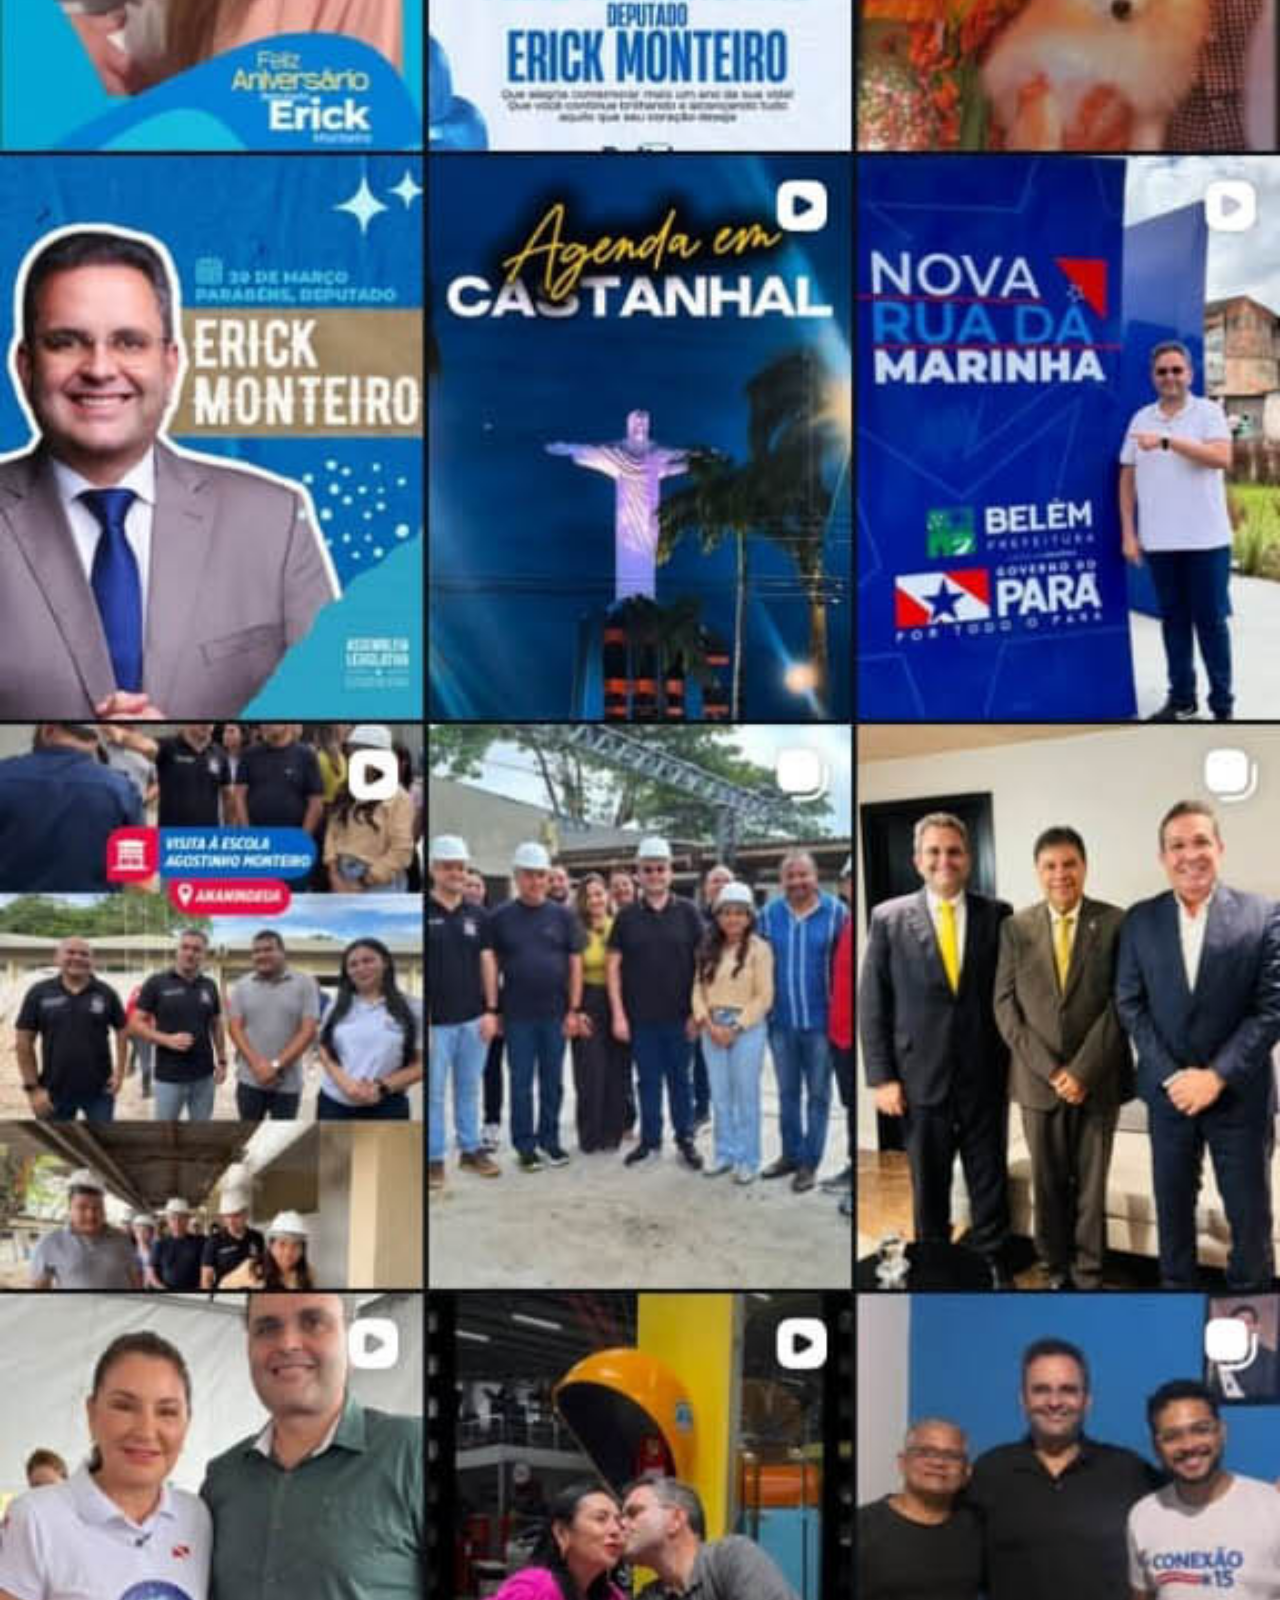
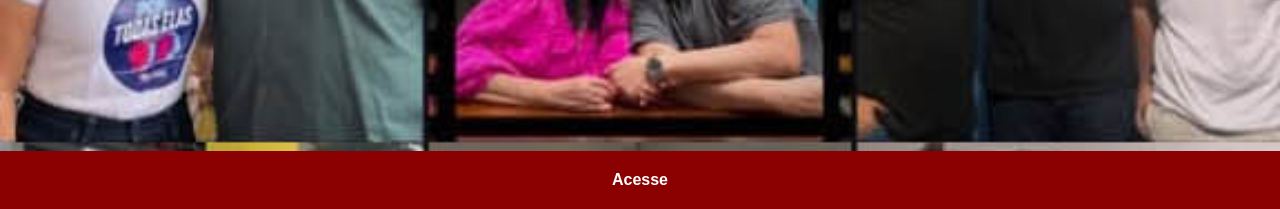
<file: instagram.html>
<!DOCTYPE html>
<html lang="en">
<head>
    <meta charset="UTF-8">
    <meta name="viewport" content="width=device-width, initial-scale=1.0">
    <title>Instagram</title>
    <link rel="stylesheet" href="estilo/social.css">
</head>
<body>
    <img src="imagens/erick-insta.jpg" alt="instagram">
    <a href="https://www.instagram.com/erickmonteiropa" target="_blank">Acesse</a>
</body>
</html>
</file>
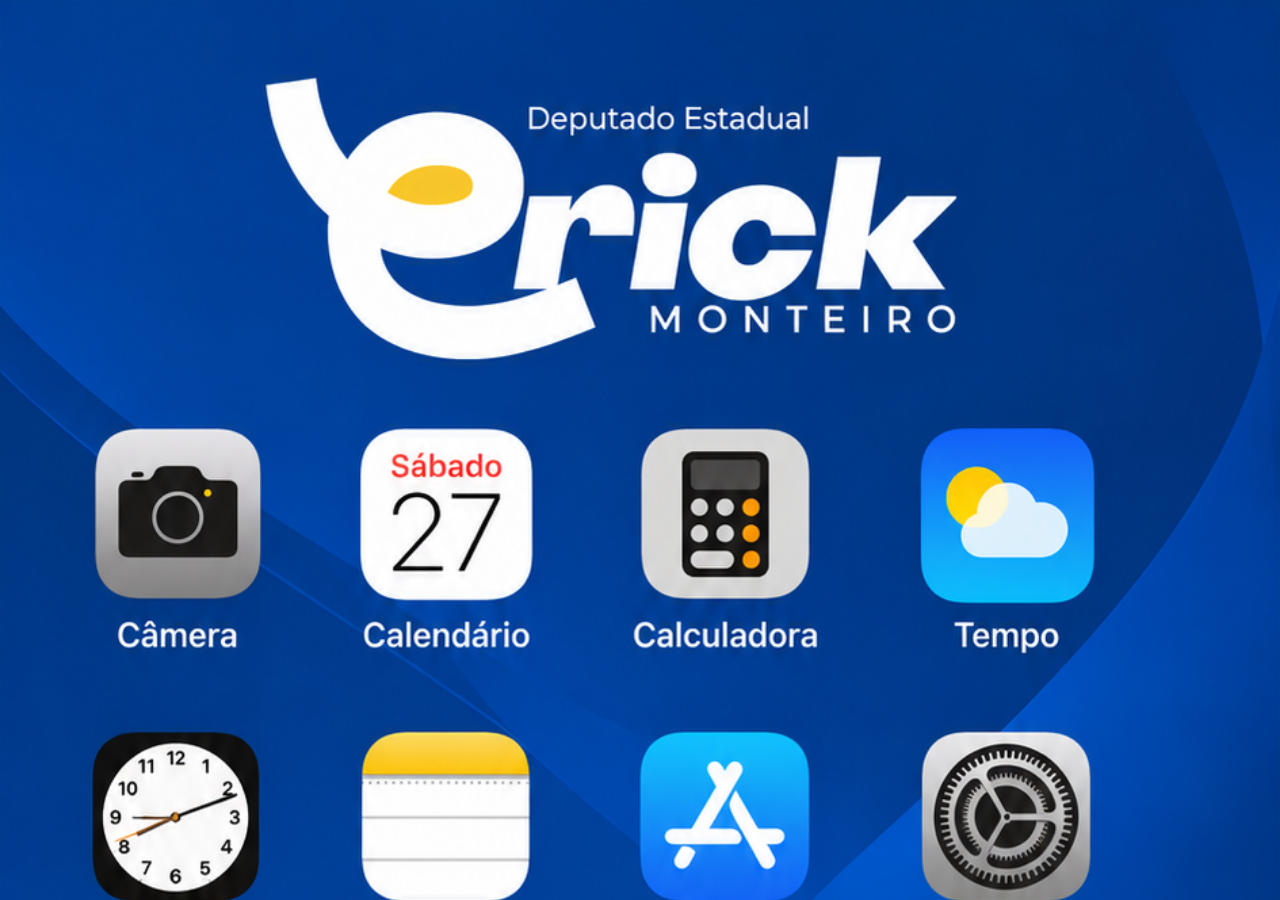
<file: tela-home.html>
<!DOCTYPE html>
<html lang="en">
<head>
    <meta charset="UTF-8">
    <meta name="viewport" content="width=device-width, initial-scale=1.0">
    <title>Home</title>
    
    <style>
        * {
            margin: 0px;
            padding: 0px;
            height: 100vh;
        }
        body {
            background:url("imagens/tela-home.png") top center no-repeat;
            background-size: cover;
           
        }
        
    </style>
</head>
<body>
    
</body>
</html>
</file>
<file: estilo/style.css>
*{
    padding: 0px;
    margin: 0px;
}
body{
    height: 100vh;
    width: 100vw;
}
main {
    height: 100vh;
    width: 100vw;
}


body,html {

 background-color: rgb(54, 54, 240); 
 background-size: cover;
 position: relative;
}
#telefone {
    background: url("../imagens/iphone.png") no-repeat;
    height: 540px;
    width: 265px;
    position: absolute;
    top: 50%;
    left: 50%;
    transform: translate(-50% , -50%);

}
iframe#tela{
    position: relative;
    top: 62px;
    left: 16px;
    width: 232px;
    height: 415px;
    border: 1px solid rgba(0, 0, 0, 0.164);
}
#rede-social {
    text-align: right;
    margin-right: 10px;
    
}
   
    


section#rede-social img {
    width: 50px;
    border-radius: 50%;
    margin: 10px;
    box-shadow: 2px 2px 5px rgba(0, 0, 0, 0.445);
    box-sizing: border-box;
}
section#rede-social a> img:hover {
    border: 2px solid rgba(255, 255, 255, 0.603);
    transform: translate(-3px,-3px);
    box-shadow: 5px 5px 10px rgba(0, 0, 0, 0.623);
    transition: transform .5s, border .2s;
    
}
</file>
<file: estilo/social.css>
* {
            margin: 0px;
            padding: 0px;
            font-family: Arial, Helvetica, sans-serif;
           
        }
        ::-webkit-scrollbar{
            width: 0px;
            height: 0px;
        }
        img {
            width: 100vw;
            
            
        }
        a {
            margin-top: -4px;
            display: block;
            padding: 20px;
            background-color: darkred;
            color: white;
            text-align: center;
            text-decoration: none;
            font-weight: bolder;
            opacity: 0;  /* ← ADICIONE ESTA LINHA */
            animation: mostrarLink 0.5s         ease-in-out .5s forwards;  /* ←        ADICIONE ESTA LINHA */
            
        }
        a:hover {
            background-color: red;
        }

        @keyframes mostrarLink {
    to {
        opacity: 1;
    }
}
</file>
